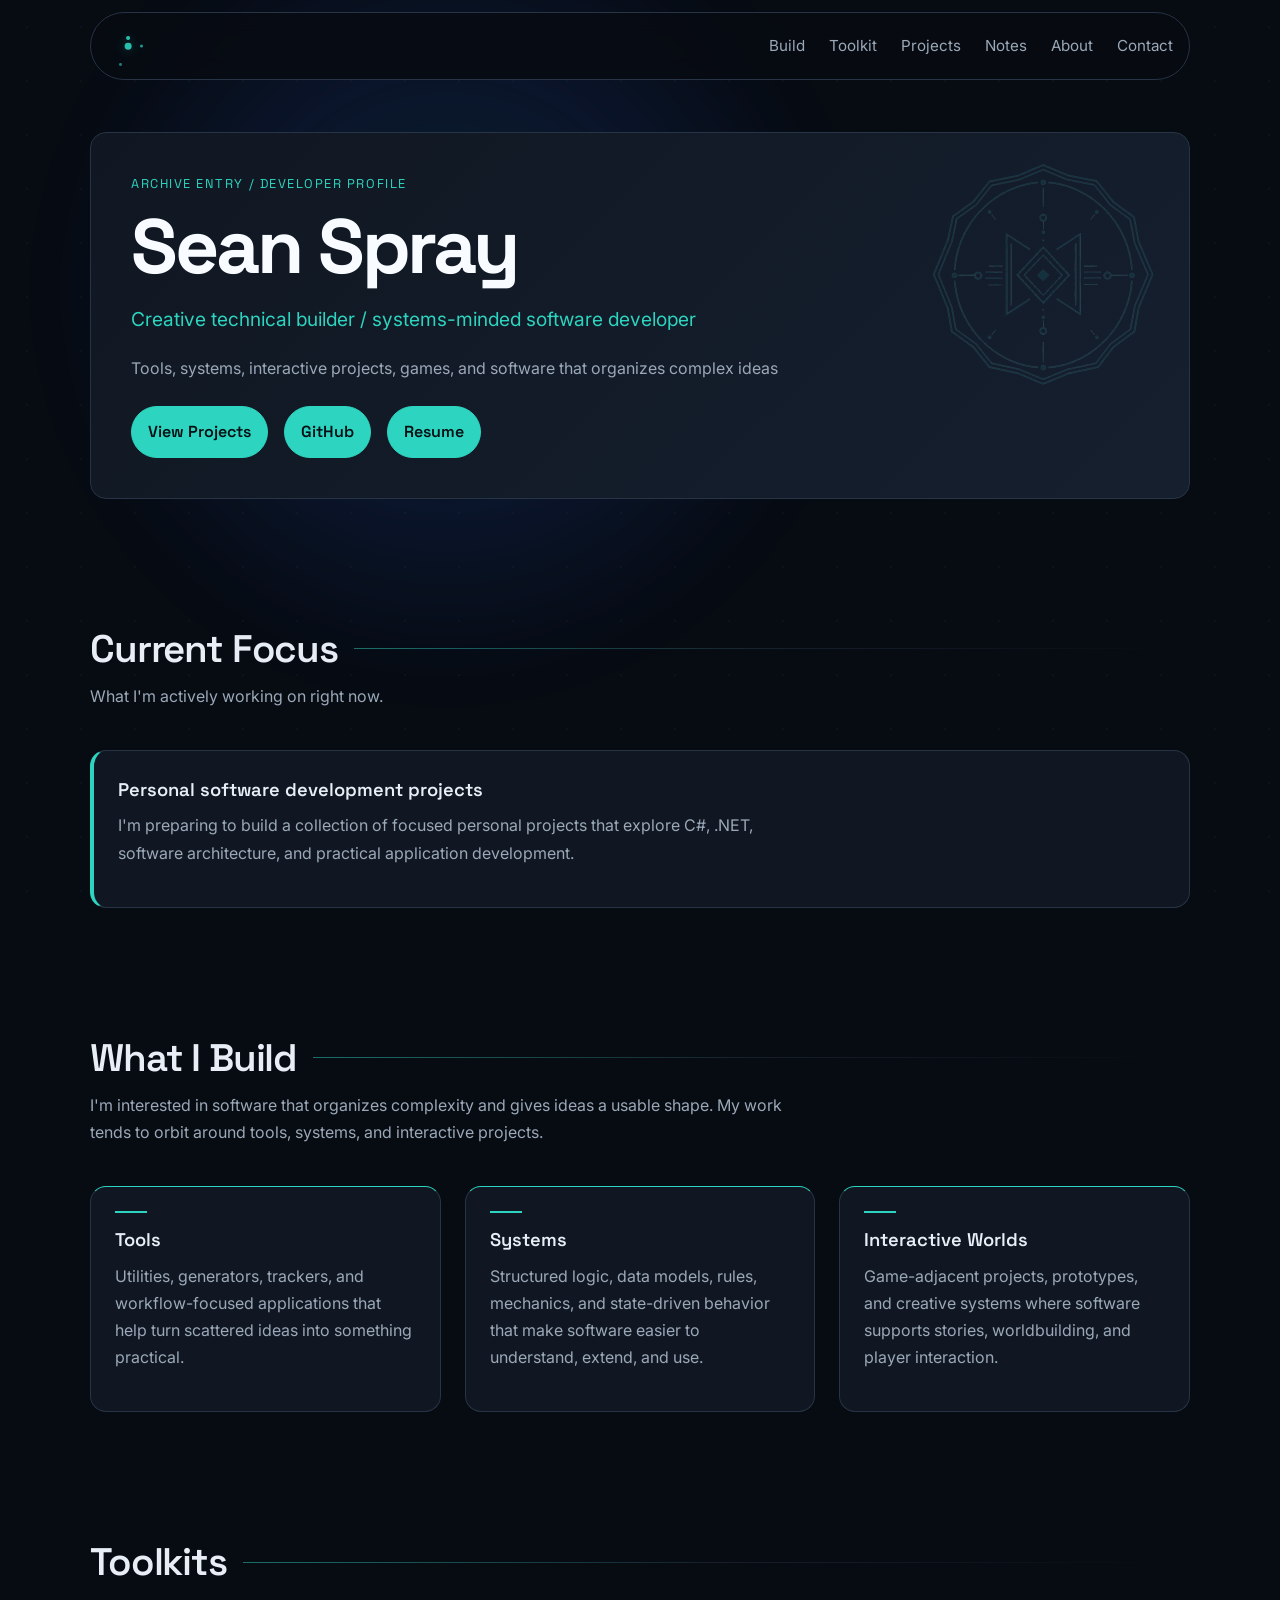
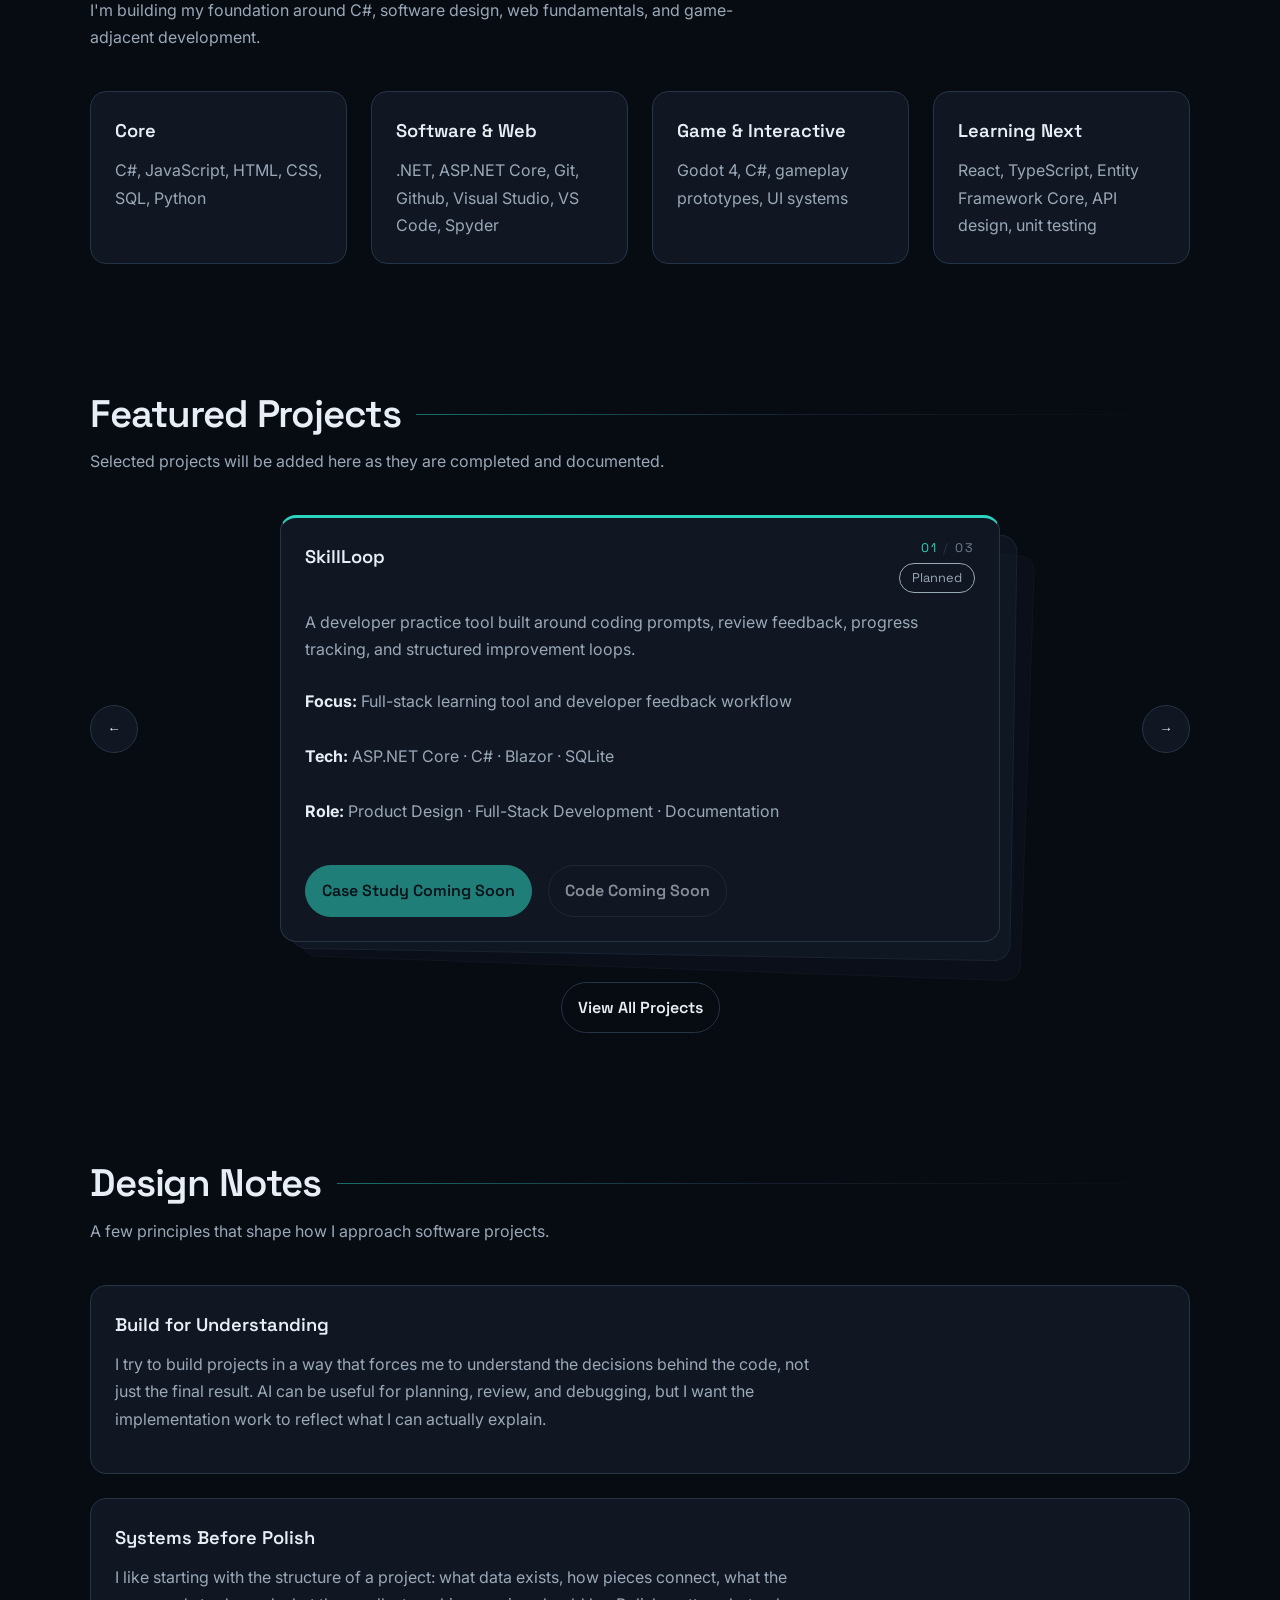
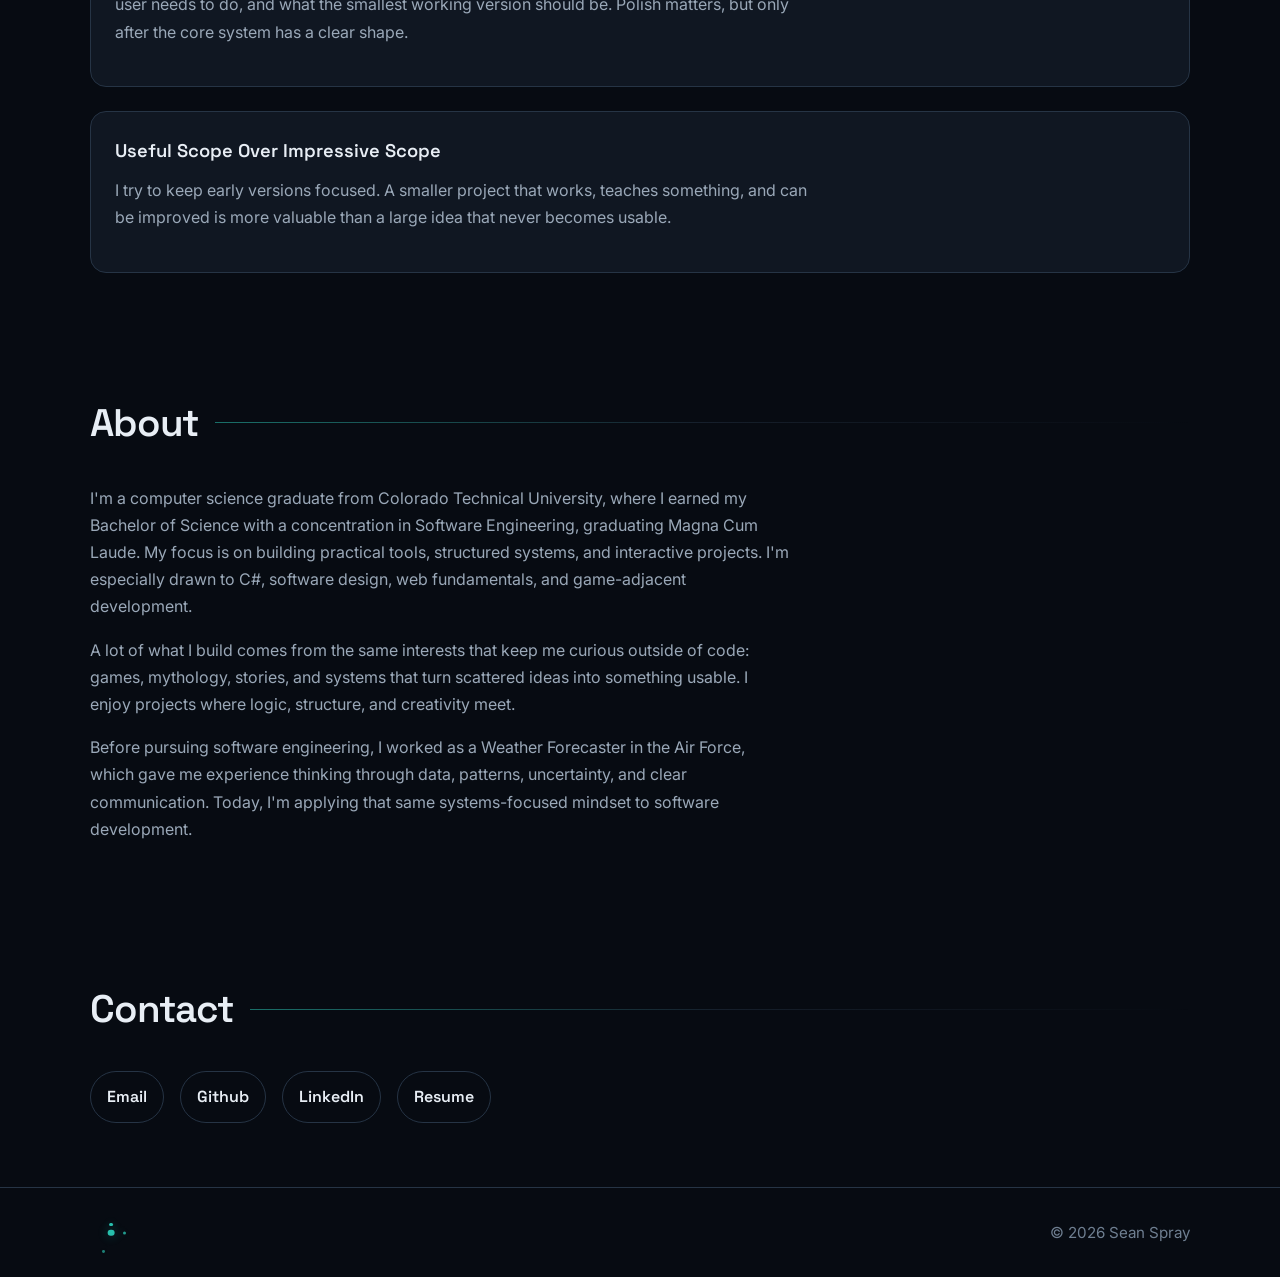
<file: index.html>
<!DOCTYPE html>
<html lang="en">
    <head>
        <meta name="viewport" content="width=device-width, initial-scale=1.0" charset = "UTF-8">
        <title>Sean Spray | Software Engineering Portfolio</title>
        <link rel="stylesheet" href="styles.css">
        <link rel="preconnect" href="https://fonts.googleapis.com">
        <link rel="preconnect" href="https://fonts.gstatic.com" crossorigin>
        <link href="https://fonts.googleapis.com/css2?family=Inter:wght@400;500;600;700&family=Space+Grotesk:wght@500;600;700&display=swap" rel="stylesheet">
    </head>
    <body id="top">
        <header class="site-header">
            <div class="nav-container">
                <a class="brand" href="#top">
                    <span class="orbit-glyph" aria-hidden="true">
                        <span class="orbit-core"></span>
                        <span class="orbit orbit-one">
                            <span class="orbit-body orbit-body-one"></span>
                        </span>
                        <span class="orbit orbit-two">
                            <span class="orbit-body orbit-body-two"></span>
                        </span>
                        <span class="orbit orbit-three">
                            <span class="orbit-body orbit-body-three"></span>
                        </span>
                    </span>
                </a>
                <nav class="nav-site" aria-label="Primary navigation">
                    <a class="nav-link" href="index.html#build">Build</a>
                    <a class="nav-link" href="index.html#toolkit">Toolkit</a>
                    <a class="nav-link" href="projects.html">Projects</a>
                    <a class="nav-link" href="index.html#notes">Notes</a>
                    <a class="nav-link" href="#about">About</a>
                    <a class="nav-link" href="index.html#contact">Contact</a>
                </nav>
            </div>
        </header>
        <main>
            <section class="hero">
                <div class="container">
                    <div class="hero-card">
                        <img class="hero-decoration-image" src="assets/images/hero-decoration.png" alt="">
                        <p class="section-label">Archive Entry / Developer Profile</p>
                        <h1>Sean Spray</h1>
                        <p class="hero-subtitle">
                            Creative technical builder / systems-minded software developer
                        </p>
                        <p class="hero-description">
                            Tools, systems, interactive projects, games, and software that organizes complex ideas
                        </p>
                        <div class="hero-actions">
                            <a class="button button-primary" href="projects.html">View Projects</a>
                            <a class="button button-primary" href="https://github.com/SeanSprayDev" target="_blank">GitHub</a>
                            <a class="button button-primary" href="assets/documents/Resume.pdf" target="_blank">Resume</a>
                        </div>
                    </div>
                </div>
            </section>
            <section class="focus">
                <div class="container">
                    <div class="section-header">
                        <h2 class="section-title">Current Focus</h2>
                        <p class="section-description">
                            What I'm actively working on right now.
                        </p>
                    </div>
                    <div class="focus-card">
                        <h3>Personal software development projects</h3>
                        <p>I'm preparing to build a collection of focused personal projects that explore C#, .NET, software architecture, and practical application development.</p>
                    </div>
                </div>
            </section>
            <section class="what-i-build" id="build">
                <div class="container">
                    <div class="section-header">
                        <h2 class="section-title">What I Build</h2>
                        <p class="section-description">
                            I'm interested in software that organizes complexity and gives ideas a usable shape. My work tends to orbit around tools, systems, and interactive projects.
                        </p>
                    </div>
                    <div class="card-grid">
                        <div class="card">
                            <h3 class="card-title">Tools</h3>
                            <p class="card-text">
                                Utilities, generators, trackers, and workflow-focused applications that help turn scattered ideas into something practical.
                            </p>
                        </div>
                        <div class="card">
                            <h3 class="card-title">Systems</h3>
                            <p class="card-text">Structured logic, data models, rules, mechanics, and state-driven behavior that make software easier to understand, extend, and use.</p>
                        </div>
                        <div class="card">
                            <h3 class="card-title">Interactive Worlds</h3>
                            <p class="card-text">Game-adjacent projects, prototypes, and creative systems where software supports stories, worldbuilding, and player interaction.</p>
                        </div>
                    </div>
                </div>
            </section>
            <section class="toolkits" id="toolkit">
                <div class="container">
                    <div class="section-header">
                        <h2 class="section-title">Toolkits</h2>
                        <p class="section-description">I'm building my foundation around C#, software design, web fundamentals, and game-adjacent development.</p>
                    </div>
                    <div class="toolkit-grid">
                        <div class="toolkit-group">
                            <h3>Core</h3>
                            <p>C#, JavaScript, HTML, CSS, SQL, Python</p>
                        </div>
                        <div class="toolkit-group">
                            <h3>Software & Web</h3>
                            <p>.NET, ASP.NET Core, Git, Github, Visual Studio, VS Code, Spyder</p>
                        </div>
                        <div class="toolkit-group">
                            <h3>Game & Interactive</h3>
                            <p>Godot 4, C#, gameplay prototypes, UI systems</p>
                        </div>
                        <div class="toolkit-group">
                            <h3>Learning Next</h3>
                            <p>React, TypeScript, Entity Framework Core, API design, unit testing</p>
                        </div>
                    </div>  
                </div>
            </section>
            <section class="projects" id="projects">
                <div class="container">
                    <div class="section-header">
                        <h2 class="section-title">Featured Projects</h2>
                        <p class="section-description">Selected projects will be added here as they are completed and documented.</p>                        
                    </div>
                    <div class="project-showcase">
                        <button class="project-control project-control-prev" type="button" aria-label="Previous project">
                            ←
                        </button>
                        <div class="project-stack">
                            <article class="project-card">
                                <div class="project-card-header">
                                    <h3 class="project-title">Project Template</h3>

                                    <div class="project-card-aside">
                                        <p class="project-count">
                                            <span class="project-current">01</span>
                                            <span class="project-count-divider">/</span>
                                            <span class="project-total">03</span>
                                        </p>
                                        <span class="project-status project-status--in-progress">In Progress</span>
                                    </div>
                                </div>
                                <p class="project-summary">A reusable card layout for future portfolio projects</p>
                                <div class="project-meta">
                                    <p class="project-meta-item"><strong>Focus:</strong> Tooling (or whatever other focus)</p>
                                    <p class="project-meta-item"><strong>Tech:</strong> C# · .NET · SQL · Godot · JavaScript</p>
                                    <p class="project-meta-item"><strong>Role:</strong> Design · Development · Documentation</p>
                                </div>
                                <div class="project-actions">
                                    <span class="button button-primary button-disabled" href="#">Case Study Coming Soon</span>
                                    <span class="button button-secondary button-disabled" href="#">Code Coming Soon</span>
                                </div>
                            </article>
                        </div>
                        <button class="project-control project-control-next" type="button" aria-label="Next project">
                            →
                        </button>                          
                    </div>
                    <div class="project-footer">
                        <a class="button button-secondary" href="projects.html">View All Projects</a>
                    </div>
                </div>
            </section>
            <section class="design-notes" id="notes">
                <div class="container">
                    <div class="section-header">
                        <h2 class="section-title">Design Notes</h2>
                        <p class="section-description">A few principles that shape how I approach software projects.</p>
                    </div>
                    <div class="notes-list">
                        <div class="note-card">
                            <h3>Build for Understanding</h3>
                            <p>I try to build projects in a way that forces me to understand the decisions behind the code, not just the final result. AI can be useful for planning, review, and debugging, but I want the implementation work to reflect what I can actually explain.</p>
                        </div>
                        <div class="note-card">
                            <h3>Systems Before Polish</h3>
                            <p>I like starting with the structure of a project: what data exists, how pieces connect, what the user needs to do, and what the smallest working version should be. Polish matters, but only after the core system has a clear shape.</p>
                        </div>
                        <div class="note-card">
                            <h3>Useful Scope Over Impressive Scope</h3>
                            <p>I try to keep early versions focused. A smaller project that works, teaches something, and can be improved is more valuable than a large idea that never becomes usable.</p>
                        </div>
                    </div>
                </div>
            </section>
            <section class="about" id="about">
                <div class="container">
                    <div class="section-header">
                        <h2 class="section-title">About</h2>
                    </div>
                    <div class="about-content">
                        <p>I'm a computer science graduate from Colorado Technical University, where I earned my Bachelor of Science with a concentration in Software Engineering, graduating Magna Cum Laude. My focus is on building practical tools, structured systems, and interactive projects. I'm especially drawn to C#, software design, web fundamentals, and game-adjacent development.</p> 
                        <p>A lot of what I build comes from the same interests that keep me curious outside of code: games, mythology, stories, and systems that turn scattered ideas into something usable. I enjoy projects where logic, structure, and creativity meet.</p>
                        <p>Before pursuing software engineering, I worked as a Weather Forecaster in the Air Force, which gave me experience thinking through data, patterns, uncertainty, and clear communication. Today, I'm applying that same systems-focused mindset to software development.</p>
                    </div>
                </div>
            </section>
            <section class="contact" id="contact">
                <div class="container">
                    <div class="section-header">
                        <h2 class="section-title">Contact</h2>
                    </div>
                    <div class="contact-links">
                        <a class="button button-secondary" href="mailto:seanspray.dev@gmail.com">Email</a>
                        <a class="button button-secondary" href="https://github.com/SeanSprayDev" target="_blank"rel="noopener noreferrer">Github</a>
                        <a class="button button-secondary" href="https://www.linkedin.com/in/seanspray/" target="_blank" rel="noopener noreferrer">LinkedIn</a>
                        <a class="button button-secondary" href="assets/documents/Resume.pdf" target="_blank" rel="noopener noreferrer">Resume</a>  
                    </div>                    
                </div>
            </section>
        </main>
        <footer class="site-footer">
            <div class="container footer-container">
                <div class="footer-brand">
                    <span class="orbit-glyph" aria-hidden="true">
                        <span class="orbit-core"></span>
                        <span class="orbit orbit-one">
                            <span class="orbit-body orbit-body-one"></span>
                        </span>
                        <span class="orbit orbit-two">
                            <span class="orbit-body orbit-body-two"></span>
                        </span>
                        <span class="orbit orbit-three">
                            <span class="orbit-body orbit-body-three"></span>
                        </span>
                    </span>
                </div>
                <p class="footer-text">&copy; 2026 Sean Spray</p>
            </div>
        </footer>
        <script src="script.js"></script>
    </body>
</html>
</file>
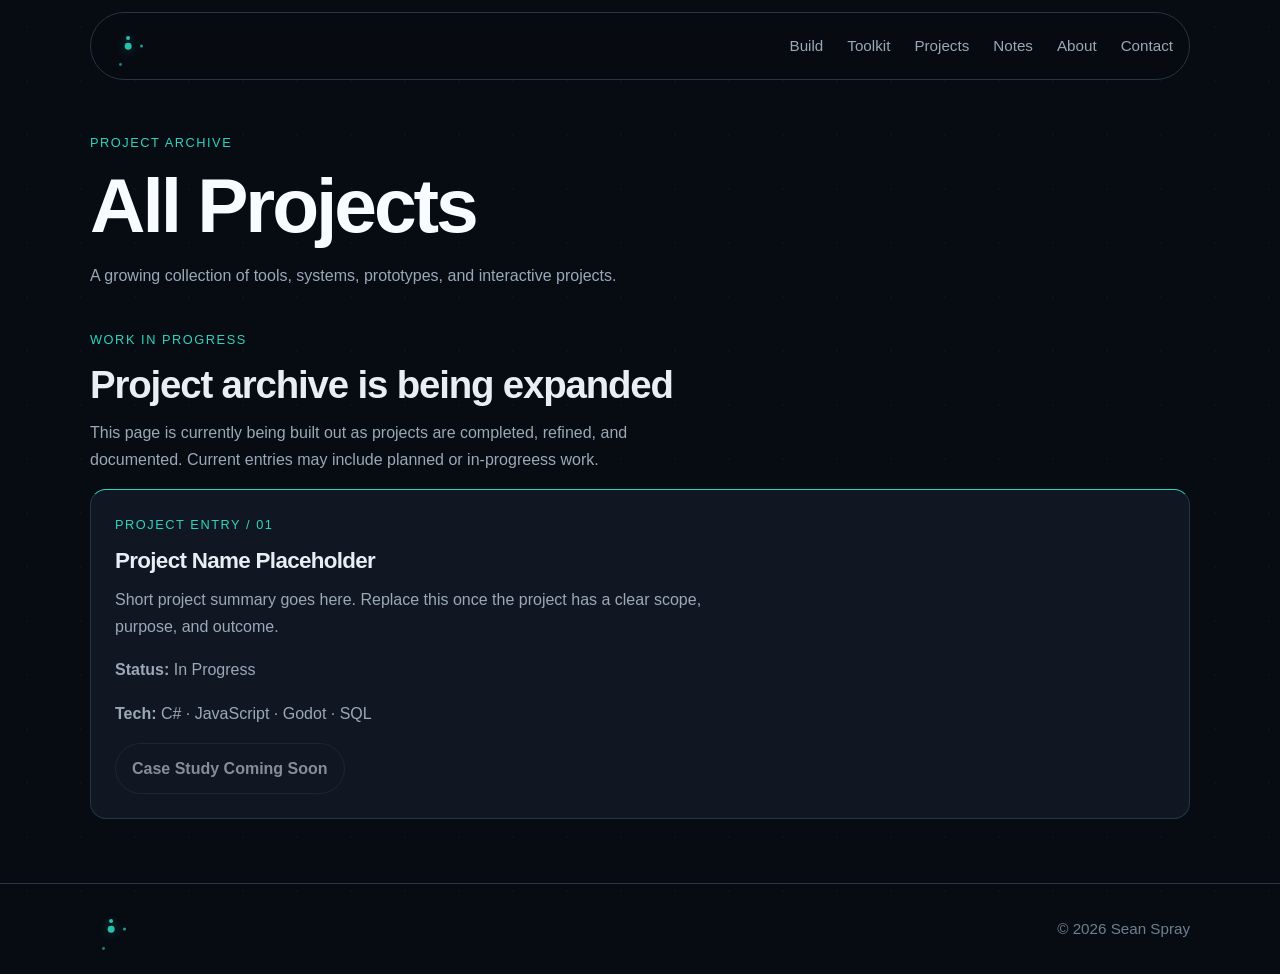
<file: projects.html>
<!DOCTYPE html>
<html lang="en">
    <head>
        <meta charset="UTF-8">
        <link rel="stylesheet" href="styles.css">
    </head>
    <body>
        <header class="site-header">
            <div class="nav-container">
                <a class="brand" href="index.html">
                    <span class="orbit-glyph" aria-hidden="true">
                        <span class="orbit-core"></span>
                        <span class="orbit orbit-one">
                            <span class="orbit-body orbit-body-one"></span>
                        </span>
                        <span class="orbit orbit-two">
                            <span class="orbit-body orbit-body-two"></span>
                        </span>
                        <span class="orbit orbit-three">
                            <span class="orbit-body orbit-body-three"></span>
                        </span>
                    </span>
                </a>
                <nav class="nav-site" aria-label="Primary navigation">
                    <a class="nav-link" href="index.html#build">Build</a>
                    <a class="nav-link" href="index.html#toolkit">Toolkit</a>
                    <a class="nav-link" href="projects.html">Projects</a>
                    <a class="nav-link" href="index.html#notes">Notes</a>
                    <a class="nav-link" href="index.html#about">About</a>
                    <a class="nav-link" href="index.html#contact">Contact</a>
                </nav>
            </div>
        </header>
        <main>
            <section class="projects-archive">
                <div class="container">
                    <div class="section-header">
                        <p class="section-label">Project Archive</p>
                        <h1>All Projects</h1>
                        <p class="section-description">
                            A growing collection of tools, systems, prototypes, and interactive projects.
                        </p>
                    </div>
                    <div class="archvie-notice">
                        <p class="section-label">Work in Progress</p>
                        <h2>Project archive is being expanded</h2>
                        <p>
                            This page is currently being built out as projects are completed, refined,
                            and documented. Current entries may include planned or in-progreess work.
                        </p>
                    </div>
                    <div class="projects-archive-grid">
                        <article class="archive-project-card">
                            <p class="section-label">Project Entry / 01</p>
                            <h2>Project Name Placeholder</h2>
                            <p>Short project summary goes here. Replace this once the project has a clear scope, purpose, and outcome.</p>

                            <!--TODO: Replace with actual project status-->
                            <p><strong>Status:</strong> In Progress</p>

                            <!--TODO: Replace with final tech stack-->
                            <p><strong>Tech:</strong> C# · JavaScript · Godot · SQL</p>

                            <!--TODO: Link to case study page once written-->
                            <span class="button button-secondary button-disabled" href="#">Case Study Coming Soon</span>
                        </article>
                    </div>
                </div>
            </section>
        </main>
        <footer class="site-footer">
            <div class="container footer-container">
                <div class="footer-brand">
                    <span class="orbit-glyph" aria-hidden="true">
                        <span class="orbit-core"></span>
                        <span class="orbit orbit-one">
                            <span class="orbit-body orbit-body-one"></span>
                        </span>
                        <span class="orbit orbit-two">
                            <span class="orbit-body orbit-body-two"></span>
                        </span>
                        <span class="orbit orbit-three">
                            <span class="orbit-body orbit-body-three"></span>
                        </span>
                    </span>
                </div>
                <p class="footer-text">&copy; 2026 Sean Spray</p>
            </div>
        </footer>
    </body>
</html>
</file>
<file: styles.css>
:root {
    --color-bg: #070b12;
    --color-surface: #101722;
    --color-surface-alt: #151f2e;
    --color-text: #e8eef5;
    --color-text-strong: #f8fbff;
    --color-subtle: #6f7f91;
    --color-muted: #9aa8b8;
    --color-accent: #2dd4bf;
    --color-accent-soft: rgba(45, 212, 191, 0.15);
    --color-border: #263445;

    --font-heading: "Space Grotesk", Arial, sans-serif;
    --font-body: "Inter", Arial, sans-serif;

    --max-width: 1100px;

    --space-xs: 0.5rem;
    --space-sm: 0.75rem;
    --space-md: 1rem;
    --space-lg: 1.5rem;
    --space-xl: 2.5rem;
    --space-2xl: 4rem;

    --radius-card: 16px;
}

* {
    box-sizing: border-box;
}

html {
    scroll-behavior: smooth;
    background-color: var(--color-bg);
}

body {
    margin: 0;
    min-height: 100vh;
    background-color: var(--color-bg);
    color: var(--color-text);
    font-family: var(--font-body);
    line-height: 1.6;
    display: flex;
    flex-direction: column;
}

body::after {
    content: "";
    position: fixed;
    inset: 0;
    z-index: 0;
    pointer-events: none;

    background-image:
        radial-gradient(circle, rgba(232, 238, 245, 0.18) 0.75px, transparent 1px),
        radial-gradient(circle, rgba(45, 212, 191, 0.12) 0.75px, transparent 1px);

    background-size:
        54px 54px,
        91px 91px;

    background-position:
        0 0,
        23px 37px;

    opacity: 0.18;
}

.site-header,
main,
.site-footer {
    position: relative;
    z-index: 1;
}

a {
    color: inherit;
    text-decoration: none;
}

p,
h1,
h2,
h3 {
    margin-top: 0;
}

h1,
h2,
h3,
.brand,
.button,
.project-status,
.section-label {
    font-family: var(--font-heading);
}

h2,
h3,
.card-title,
.project-title {
    color: var(--color-text);
}

p,
.section-description,
.card-text,
.project-summary {
    color: var(--color-muted);
}

h1 {
    font-size: clamp(2.5rem, 6vw, 5rem);
    font-weight: 700;
    letter-spacing: -0.04em;
    line-height: 1.05;
    color: var(--color-text-strong);
    margin-bottom: var(--space-md);
}

h2 {
    font-size: clamp(1.75rem, 3vw, 2.5rem);
    font-weight: 600;
    letter-spacing: -0.03em;
    line-height: 1.15;
    margin-bottom: var(--space-sm);
}

h3 {
    font-size: 1.15rem;
    font-weight: 600;
    margin-bottom: var(--space-xs);
}

p {
    font-weight: 400;
    line-height: 1.7;
    color: var(--color-muted);
    max-width: 70ch;
}

.project-meta-item,
.footer-text {
    color: var(--color-subtle);
}

.project-meta-item strong {
    color: var(--color-text);
}

.site-header {
    position: sticky;
    top: var(--space-sm);
    z-index: 10;
    padding: 0 var(--space-lg);
    background: transparent;
    border-bottom: none;
    backdrop-filter: none;
}

.nav-container {
    max-width: var(--max-width);
    margin: 0 auto;
    padding: var(--space-sm) var(--space-md);
    display: flex;
    justify-content: space-between;
    align-items: center;
    gap: var(--space-lg);
    background-color: rgba(7, 11, 18, 0.86);
    border: 1px solid var(--color-border);
    border-radius: 999px;
    backdrop-filter: blur(12px);
}

.brand {
    display: inline-flex;
    align-items: center;
    gap: var(--space-sm);
    font-weight: 700;
    color: var(--color-text);
}

.orbit-glyph {
    position: relative;
    width: 2.6rem;
    height: 2.6rem;
    display: inline-block;
    flex: 0 0 auto;
    opacity: 0.9;
}

.orbit-core {
    position: absolute;
    width: 0.42rem;
    height: 0.42rem;
    left: 50%;
    top: 50%;
    transform: translate(-50%, -50%);
    border-radius: 50%;
    background-color: var(--color-accent);
    box-shadow: 0 0 12px rgba(45, 212, 191, 0.45);
}

.orbit {
    position: absolute;
    left: 50%;
    top: 50%;
    border-radius: 50%;
    transform-origin: center;
}

.orbit-one {
    width: 1.25rem;
    height: 1.25rem;
    margin-left: -0.625rem;
    margin-top: -0.625rem;
    animation: orbit-spin 22s linear infinite;
}

.orbit-two {
    width: 1.9rem;
    height: 1.9rem;
    margin-left: -0.95rem;
    margin-top: -0.95rem;
    animation: orbit-spin 37s linear infinite reverse;
}

.orbit-three {
    width: 2.55rem;
    height: 2.55rem;
    margin-left: -1.275rem;
    margin-top: -1.275rem;
    animation: orbit-spin 58s linear infinite;
}

.orbit-body {
    position: absolute;
    border-radius: 50%;
    background-color: var(--color-accent);
    box-shadow: 0 0 8px rgba(45, 212, 191, 0.35);
}

.orbit-body-one {
    width: 0.24rem;
    height: 0.24rem;
    top: 0;
    left: 50%;
    transform: translateX(-50%);
}

.orbit-body-two {
    width: 0.2rem;
    height: 0.2rem;
    top: 50%;
    right: 0;
    transform: translateY(-50%);
    opacity: 0.8;
}

.orbit-body-three {
    width: 0.18rem;
    height: 0.18rem;
    bottom: 0;
    left: 28%;
    opacity: 0.65;
}

@keyframes orbit-spin {
    to {
        transform: rotate(360deg);
    }
}

.nav-site {
    display: flex;
    align-items: center;
    gap: var(--space-lg);
}

.nav-link {
    position: relative;
    color: var(--color-muted);
    font-size: 0.95rem;
}

.nav-link:hover {
    color: var(--color-accent);
}

.nav-link::after {
    content: "";
    position: absolute;
    left: 0;
    bottom: -0.35rem;
    width: 100%;
    height: 1px;
    background-color: var(--color-accent);
    transform: scaleX(0);
    transform-origin: left;
    transition: transform 160ms ease;
}

.nav-link:hover::after {
    transform: scaleX(1);
}

main {
    width: 100%;
    flex: 1;
}

section {
    padding: var(--space-2xl) var(--space-lg);
}

.container {
    max-width: var(--max-width);
    margin: 0 auto;
}

.section-header {
    margin-bottom: var(--space-xl);
}

.section-label {
    color: var(--color-accent);
    font-size: 0.8rem;
    letter-spacing: 0.12em;
    text-transform: uppercase;
    margin-bottom: var(--space-sm);
}

.section-title {
    display: flex;
    align-items: center;
    gap: var(--space-md);
    margin-bottom: var(--space-sm);
}

.section-title::after {
    content: "";
    flex: 1;
    height: 1px;
    background: linear-gradient(
        90deg,
        var(--color-accent),
        var(--color-border),
        transparent
    );
    opacity: 0.5;
}

.section-description {
    font-size: 1rem;
    color: var(--color-muted);
}

.hero {
    position: relative;
    overflow: visible;
}

.hero::before {
    content: "";
    position: absolute;
    width: 52rem;
    height: 52rem;
    left: 35%;
    top: 45%;
    transform: translate(-50%, -50%);
    background: radial-gradient(
        circle,
        rgba(45, 212, 191, 0.18) 0%,
        rgba(37, 99, 235, 0.18) 35%,
        transparent 68%
    );
    filter: blur(36px);
    opacity: 0.7;
    pointer-events: none;
}

.hero .container {
    position: relative;
    z-index: 1;
}

.hero-card {
    position: relative;
    overflow: hidden;
    background: linear-gradient(
        135deg,
        var(--color-surface),
        var(--color-surface-alt)
    );
    border: 1px solid var(--color-border);
    border-radius: var(--radius-card);
    padding: var(--space-xl);
}

.hero-decoration-image {
    position: absolute;
    top: 1rem;
    right: 1rem;
    width: min(28%, 16rem);
    height: auto;
    opacity: 0.32;
    pointer-events: none;
    z-index: 0;
}

.hero-card > :not(.hero-decoration-image) {
    position: relative;
    z-index: 1;
}

.hero-subtitle {
    color: var(--color-accent);
    font-size: 1.2rem;
}

.hero-actions {
    display: flex;
    gap: var(--space-md);
    flex-wrap: wrap;
    margin-top: var(--space-lg);
}

.card-grid {
    display: grid;
    grid-template-columns: repeat(3, 1fr);
    gap: var(--space-lg);
}

.card {
    background-color: var(--color-surface);
    border: 1px solid var(--color-border);
    border-top: 1px solid var(--color-accent);
    border-radius: var(--radius-card);
    padding: var(--space-lg);
}

.card-title {
    color: var(--color-text);
}

.card-title::before {
    content: "";
    display: block;
    width: 2rem;
    height: 2px;
    background-color: var(--color-accent);
    margin-bottom: var(--space-sm);
}

.focus-card {
    background-color: var(--color-surface);
    border: 1px solid var(--color-border);
    border-left: 4px solid var(--color-accent);
    border-radius: var(--radius-card);
    padding: var(--space-lg);
}

.toolkit-grid {
    display: grid;
    grid-template-columns: repeat(4, 1fr);
    gap: var(--space-lg);
}

.toolkit-group {
    background-color: var(--color-surface);
    border: 1px solid var(--color-border);
    border-radius: var(--radius-card);
    padding: var(--space-lg);
}

.toolkit-group h3 {
    color: var(--color-text);
    margin-bottom: var(--space-sm);
}

.toolkit-group p {
    margin-bottom: 0;
}

.project-card {
    position: relative;
    z-index: 2;
    background-color: var(--color-surface);
    border: 1px solid var(--color-border);
    border-top: 3px solid var(--color-accent);
    border-radius: var(--radius-card);
    padding: var(--space-lg);
    transition:
        opacity 220ms ease,
        transform 220ms cubic-bezier(0.22, 1, 0.36, 1);
    transform-origin: center;
    will-change: tranform, opacity;
}

.project-card-header {
    display: flex;
    justify-content: space-between;
    align-items: flex-start;
    gap: var(--space-md);
    margin-bottom: var(--space-md);
}

.project-card-aside {
    display: flex;
    flex-direction: column;
    align-items: flex-end;
    gap: var(--space-xs);
    flex: 0 0 auto;
}

.project-card.is-shuffling-out-next {
    opacity: 0.25;
    transform: translate(-1rem, -1rem) scale(0.96) rotate(-2deg);
}

.project-card.is-shuffling-in-next {
    opacity: 0;
    transform: translate(0.9rem, 0.9rem) scale(0.98) rotate(1deg);
}

.project-card.is-shuffling-out-prev {
    opacity: 0.25;
    transform: translate(1rem, 1rem) scale(0.98) rotate(2deg);
}

.project-card.is-shuffling-in-prev {
    opacity: 0;
    transform: translate(-0.9rem, -0.9rem) scale(0.96) rotate(-1deg);
}

.project-count {
    margin: 0;
    font-family: var(--font-heading);
    font-size: 0.78rem;
    letter-spacing: 0.16em;
    line-height: 1;
    color: var(--color-subtle);
}

.project-current {
    color: var(--color-accent);
}

.project-count-divider {
    color: var(--color-border);
}

.project-title {
    margin-bottom: 0;
}

.project-status {
    border: 1px solid currentColor;
    border-radius: 999px;
    padding: 0.25rem 0.75rem;
    font-size: 0.8rem;
    white-space: nowrap;
}

.project-status--completed {
    color: var(--color-accent);
}

.project-status--in-progress {
    color: #facc15;
}

.project-status--planned {
    color: var(--color-muted);
}

.project-status--archived {
    color: #f87171;
}

.project-summary {
    margin-bottom: var(--space-lg);
}

.project-meta {
    display: grid;
    gap: var(--space-sm);
    margin-bottom: var(--space-lg);
}

.project-meta-item {
    color: var(--color-muted);
}

.project-meta-item strong {
    color: var(--color-text);
}

.project-actions {
    display: flex;
    gap: var(--space-md);
    flex-wrap: wrap;
}

.project-showcase {
    display: grid;
    grid-template-columns: auto minmax(0, 1fr) auto;
    align-items: center;
    gap: var(--space-lg);
}

.project-stack {
    position: relative;
    width: min(100%, 720px);
    margin: 0 auto;
    isolation: isolate;
}

.project-stack::before,
.project-stack::after {
    content: "";
    position: absolute;
    inset: 0;
    border-radius: var(--radius-card);
    background-color: var(--color-surface-alt);
    border: 1px solid var(--color-border);
}

.project-stack::before {
    z-index: 1;
    transform: translate(14px, 14px) rotate(1deg);
    opacity: 0.55;
}

.project-stack::after {
    z-index: 0;
    transform: translate(28px, 28px) rotate(2deg);
    opacity: 0.28;
}

.project-control {
    width: 3rem;
    height: 3rem;
    border-radius: 999px;
    border: 1px solid var(--color-border);
    background-color: var(--color-surface);
    color: var(--color-text);
    display: inline-flex;
    align-items: center;
    justify-content: center;
    cursor: pointer;
}

.project-control:hover {
    color: var(--color-accent);
    border-color: var(--color-accent);
}

.project-footer {
    display: flex;
    justify-content: center;
    margin-top: var(--space-xl);
}

.notes-list {
    display: grid;
    gap: var(--space-lg);
}

.note-card {
    background-color: var(--color-surface);
    border: 1px solid var(--color-border);
    border-radius: var(--radius-card);
    padding: var(--space-lg);
}

.note-card h3 {
    margin-bottom: var(--space-sm);
}

.about-content {
    max-width: 75ch;
}

.about-content p {
    margin-bottom: var(--space-md);
}

.contact-links {
    display: flex;
    flex-wrap: wrap;
    gap: var(--space-md);
}

.button {
    display: inline-block;
    padding: 0.75rem 1rem;
    border-radius: 999px;
    border: 1px solid var(--color-border);
    font-weight: 600;
}

.button-primary {
    background-color: var(--color-accent);
    color: #041014;
    border-color: var(--color-accent);
}

.button-secondary {
    background-color: transparent;
    color: var(--color-text);
}

.site-footer {
    padding: var(--space-lg) var(--space-lg);
    border-top: 1px solid var(--color-border);
}

.footer-container {
    display: flex;
    justify-content: space-between;
    align-items: center;
    gap: var(--space-md);
}

.footer-brand {
    display: inline-flex;
    align-items: center;
    gap: var(--space-sm);
    font-weight: 700;
}

.footer-text {
    margin-bottom: 0;
    font-size: 0.95rem;
}

.projects-archive {
    padding-top: var(--space-2xl);
}

.project-archive-grid {
    display: grid;
    grid-template-columns: repeat(2, 1fr);
    gap: var(--space-lg);
}

.archive-project-card {
    background-color: var(--color-surface);
    border: 1px solid var(--color-border);
    border-top: 1px solid var(--color-accent);
    border-radius: var(--radius-card);
    padding: var(--space-lg);
}

.archive-project-card h2 {
    font-size: 1.4rem;
    margin-bottom: var(--space-sm);
}

.archive-note {
    background-color: var(--color-surface);
    border: 1px solid var(--color-border);
    border-left: 4px solid var(--color-accent);
    border-radius: var(--radius-card);
    padding: var(--space-lg);
    margin-bottom: var(--space-xl);
}

.archive-notice h2 {
    font-size: 1.35rem;
    margin-bottom: var(--space-xs);
}

.archive-notice p:last-child {
    margin-bottom: 0;
}

.button-disabled {
    opacity: 0.55;
    cursor: not-allowed;
}

@media (max-width: 900px) {
    .toolkit-grid {
        grid-template-columns: repeat(2, 1fr);
    }
}

@media (max-width: 600px) {
    .site-header {
        top: 0;
        padding: var(--space-sm) var(--space-md);
    }

    .hero-decoration-image {
        width: 12rem;
        opacity: 0.14;
        top: 1rem;
        right: -2rem;
    }

    .card-grid,
    .toolkit-grid {
        grid-template-columns: 1fr;
    }

    .nav-container {
        border-radius: var(--radius-card);
        align-items: flex-start;
        flex-direction: column;
    }

    .nav-site {
        flex-wrap: wrap;
        gap: var(--space-md);
    }

    section {
        padding: var(--space-xl) var(--space-md);
    }

    .hero-card {
        padding: var(--space-lg);
    }

    .contact-links {
        flex-direction: column;
        align-items: flex-start;
    }

    .project-showcase {
    grid-template-columns: 1fr;
    gap: var(--space-md);
    }

    .project-card-header {
        flex-direction: column;
    }

    .project-card-aside {
        align-items: flex-start;
    }

    .project-stack {
        order: 1;
    }

    .project-control-prev {
        order: 2;
    }

    .project-control-next {
        order: 3;
    }

    .project-control {
        justify-self: center;
    }

    .project-footer {
        margin-top: var(--space-lg);
    }

    .projects-archive-grid {
        grid-template-columns: 1fr;
    }
}

@media (prefers-reduced-motion: reduce) {
    .orbit-one,
    .orbit-two,
    .orbit-three {
        animation: none;
    }

    .project-card {
        transition: none;
    }
}
</file>
